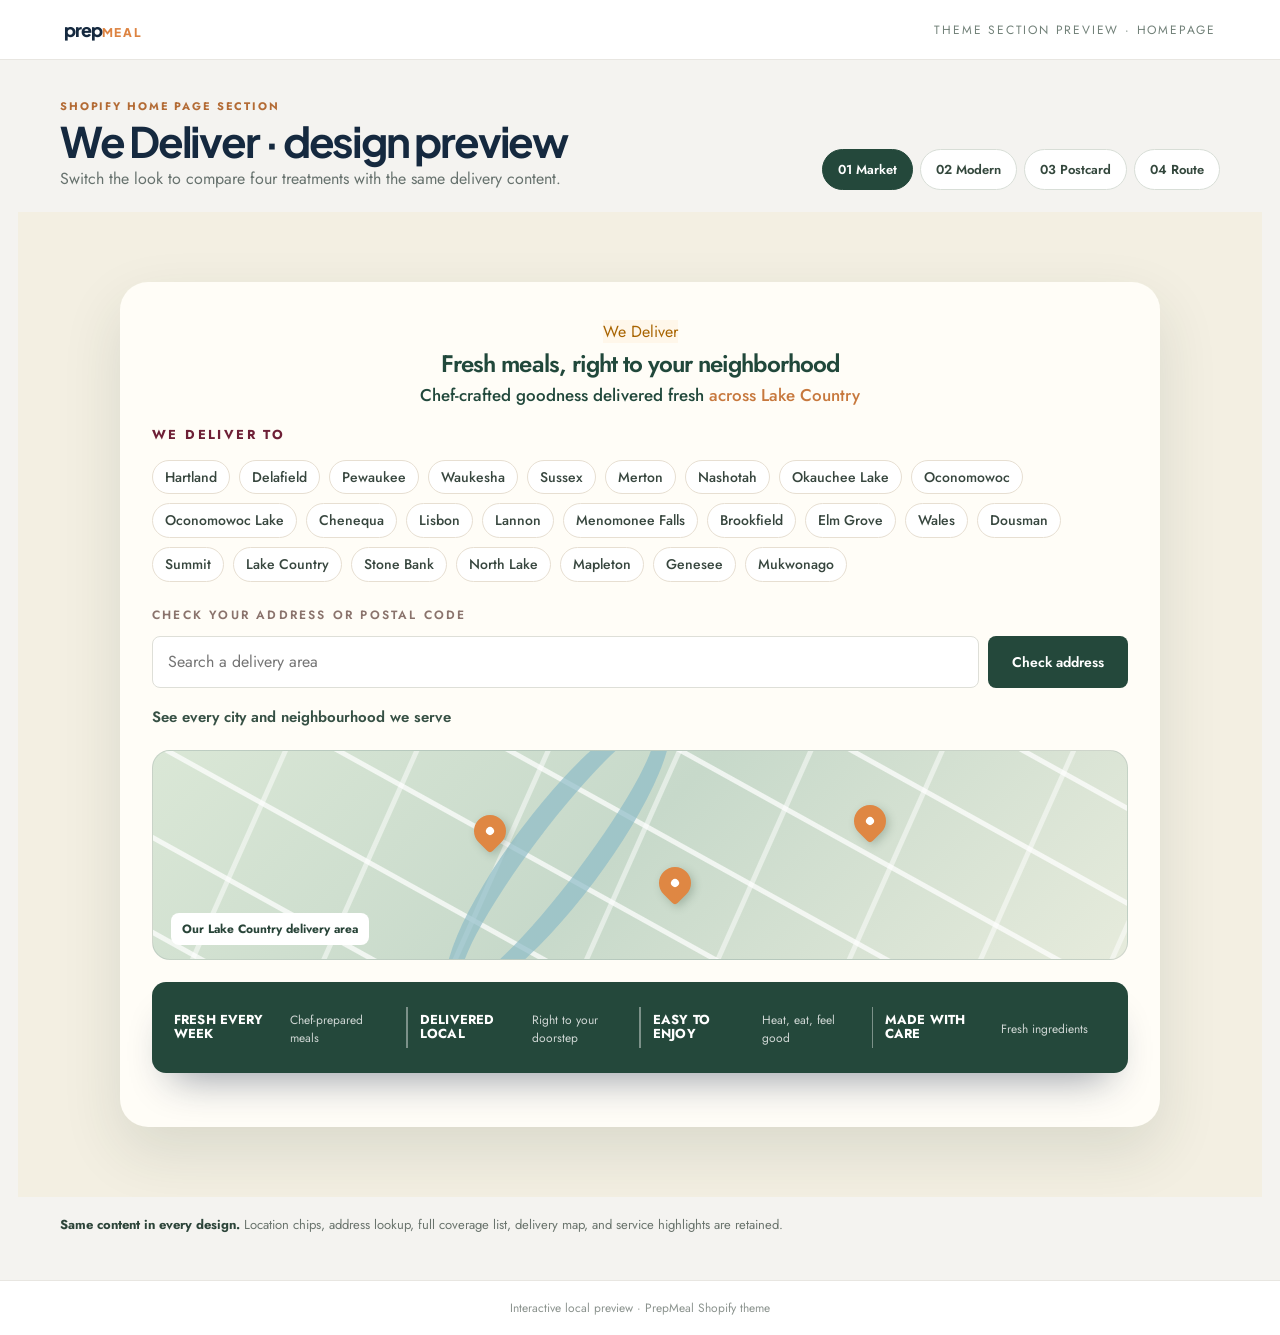
<file: previews/delivery-section-live-preview.html>
<!doctype html>
<html lang="en">
<head>
<meta charset="utf-8"><meta name="viewport" content="width=device-width,initial-scale=1">
<title>PrepMeal · We Deliver section preview</title>
<link rel="preconnect" href="https://fonts.googleapis.com"><link href="https://fonts.googleapis.com/css2?family=Jost:wght@400;500;600;700&family=Plus+Jakarta+Sans:wght@500;600;700;800&display=swap" rel="stylesheet">
<link rel="stylesheet" href="../assets/section-cm-delivery-areas.css">
<style>
*{box-sizing:border-box}body{margin:0;background:#f4f3f0;color:#15293f;font-family:'Jost',sans-serif}.demo-top{display:flex;align-items:center;justify-content:space-between;padding:18px clamp(18px,5vw,72px);background:#fff;border-bottom:1px solid #e8e6e1}.brand{font:800 18px 'Plus Jakarta Sans';letter-spacing:-.06em}.brand b{color:#dd8341}.demo-top span{font-size:12px;letter-spacing:.15em;text-transform:uppercase;color:#718078}.demo-intro{max-width:1200px;margin:38px auto 22px;padding:0 20px;display:flex;align-items:end;justify-content:space-between;gap:24px}.demo-intro h1{margin:4px 0;font:700 clamp(25px,4vw,42px)/1.08 'Plus Jakarta Sans';letter-spacing:-.05em}.demo-intro p{margin:0;color:#67726e}.demo-kicker{color:#b36b35;text-transform:uppercase;letter-spacing:.17em;font-size:11px;font-weight:700}.switcher{display:flex;gap:7px;flex-wrap:wrap}.switcher button{border:1px solid #d8ded7;background:#fff;color:#34483d;border-radius:999px;padding:10px 15px;font:600 13px 'Jost';cursor:pointer;transition:.2s}.switcher button:hover,.switcher button[aria-pressed=true]{background:#24483b;border-color:#24483b;color:#fff}.demo-frame{max-width:1440px;margin:0 auto 60px;padding:0 18px}.demo-frame .da{min-height:680px}.demo-frame .da__card{max-width:1040px;margin:auto}.demo-frame .da__kicker{display:inline-flex}.demo-frame .da__deliver-label{font-weight:700}.demo-frame .da__deliver-pills{display:flex;flex-wrap:wrap;gap:9px;margin:0;padding:0;list-style:none}.demo-frame .da__deliver-pills li{margin:0}.demo-frame .da__zone{display:inline-flex;align-items:center;gap:6px;padding:8px 12px;border:1px solid #e7dfd2;border-radius:999px;background:#fff;color:#37463e;font-size:14px}.demo-frame .da__zone svg{width:15px;height:15px;fill:#d88341}.demo-frame .da__check{max-width:980px;margin:24px auto 12px}.demo-frame .da__check-row{display:flex;gap:9px}.demo-frame .da__check-input{flex:1;border:1px solid #dedfd8;border-radius:8px;background:white;padding:13px 15px;font:inherit}.demo-frame .da__check-btn{border:0;border-radius:8px;background:#24483b;color:#fff;padding:0 24px;font:600 14px 'Jost'}.demo-frame .da__mapwrap{height:210px;position:relative;overflow:hidden;border-radius:18px;background:linear-gradient(135deg,#dae7d6,#c7d9ca 48%,#e6ebdc);margin:22px auto;max-width:980px}.map-grid{position:absolute;inset:-50px;background:repeating-linear-gradient(34deg,transparent 0 38px,rgba(255,255,255,.72) 39px 43px,transparent 44px 83px),repeating-linear-gradient(119deg,transparent 0 55px,rgba(255,255,255,.5) 56px 60px,transparent 61px 120px);transform:rotate(-5deg)}.map-river{position:absolute;left:37%;top:-35%;height:170%;width:90px;border-radius:50%;border:20px solid rgba(140,188,199,.68);transform:rotate(37deg)}.map-pin{position:absolute;display:grid;place-items:center;width:32px;height:32px;border-radius:50% 50% 50% 4px;transform:rotate(-45deg);background:#df8743;color:white;box-shadow:0 4px 9px #38513c44}.map-pin::after{content:'';width:8px;height:8px;border-radius:50%;background:#fff}.map-pin.p1{left:33%;top:31%}.map-pin.p2{left:52%;top:56%}.map-pin.p3{left:72%;top:26%}.map-label{position:absolute;left:18px;bottom:14px;padding:7px 11px;border-radius:8px;background:#fff;color:#284438;font-size:12px;font-weight:700}.demo-frame .da__bar{display:grid;grid-template-columns:repeat(4,1fr);max-width:1040px;padding:18px 22px;border-radius:14px;background:#24483b;color:white;margin:20px auto 0}.demo-frame .da__feat{padding:8px 12px;border-right:1px solid #ffffff33}.demo-frame .da__feat:last-child{border:0}.demo-frame .da__feat-title{font-size:13px}.demo-frame .da__feat-text{font-size:12px;opacity:.78}.demo-frame .da__more{max-width:980px;margin:18px auto}.demo-frame .da__more summary{cursor:pointer;color:#365044;font-weight:600}.demo-frame .da__region-list{padding-top:12px;color:#56645c;line-height:1.8;font-size:14px}.demo-caption{max-width:1200px;margin:-42px auto 46px;padding:0 20px;color:#6a746d;font-size:13px}.demo-caption strong{color:#2d453a}.demo-footer{text-align:center;padding:18px;background:#fff;border-top:1px solid #e8e6e1;color:#8b938e;font-size:12px}
@media(max-width:700px){.demo-intro{align-items:flex-start;flex-direction:column}.demo-frame .da{min-height:0;padding:42px 14px}.demo-frame .da__bar{grid-template-columns:repeat(2,1fr)}.demo-frame .da__feat:nth-child(2){border-right:0}.demo-frame .da__feat{padding:9px}.demo-frame .da__check-row{flex-direction:column}.demo-frame .da__check-btn{padding:12px}.demo-frame .da__mapwrap{height:170px}}
</style></head>
<body>
<header class="demo-top"><div class="brand">prep<span style="color:#dd8341">meal</span></div><span>Theme section preview · Homepage</span></header>
<div class="demo-intro"><div><div class="demo-kicker">Shopify home page section</div><h1>We Deliver · design preview</h1><p>Switch the look to compare four treatments with the same delivery content.</p></div><nav class="switcher" aria-label="Choose delivery design"><button data-design="market" aria-pressed="true">01 Market</button><button data-design="modern" aria-pressed="false">02 Modern</button><button data-design="postcard" aria-pressed="false">03 Postcard</button><button data-design="route" aria-pressed="false">04 Route</button></nav></div>
<main class="demo-frame"><section class="da da--design-market" id="delivery-preview"><div class="da__stage"><div class="da__card"><span class="da__kicker">We Deliver</span><h2 class="da__title">Fresh meals, right to your neighborhood</h2><p class="da__sub"><span>Chef-crafted goodness delivered fresh <em>across Lake Country</em></span></p><div class="da__deliver"><p class="da__deliver-label">We deliver to</p><ul class="da__deliver-pills">
<li><span class="da__zone">Hartland</span></li><li><span class="da__zone">Delafield</span></li><li><span class="da__zone">Pewaukee</span></li><li><span class="da__zone">Waukesha</span></li><li><span class="da__zone">Sussex</span></li><li><span class="da__zone">Merton</span></li><li><span class="da__zone">Nashotah</span></li><li><span class="da__zone">Okauchee Lake</span></li><li><span class="da__zone">Oconomowoc</span></li><li><span class="da__zone">Oconomowoc Lake</span></li><li><span class="da__zone">Chenequa</span></li><li><span class="da__zone">Lisbon</span></li><li><span class="da__zone">Lannon</span></li><li><span class="da__zone">Menomonee Falls</span></li><li><span class="da__zone">Brookfield</span></li><li><span class="da__zone">Elm Grove</span></li><li><span class="da__zone">Wales</span></li><li><span class="da__zone">Dousman</span></li><li><span class="da__zone">Summit</span></li><li><span class="da__zone">Lake Country</span></li><li><span class="da__zone">Stone Bank</span></li><li><span class="da__zone">North Lake</span></li><li><span class="da__zone">Mapleton</span></li><li><span class="da__zone">Genesee</span></li><li><span class="da__zone">Mukwonago</span></li></ul>
<form class="da__check"><label class="da__check-label" for="address">Check your address or postal code</label><div class="da__check-row"><input class="da__check-input" id="address" placeholder="Search a delivery area"><button class="da__check-btn" type="button">Check address</button></div></form>
<details class="da__more"><summary>See every city and neighbourhood we serve</summary><div class="da__region-list">Hartland · Lake Country · Waukesha · Brookfield · Delafield · Pewaukee · Oconomowoc · Sussex · Menomonee Falls · Mukwonago</div></details>
<div class="da__mapwrap" role="img" aria-label="Illustrated map of local delivery areas"><div class="map-grid"></div><div class="map-river"></div><i class="map-pin p1"></i><i class="map-pin p2"></i><i class="map-pin p3"></i><span class="map-label">Our Lake Country delivery area</span></div>
<div class="da__bar"><div class="da__feat"><span class="da__feat-title">Fresh every week</span><span class="da__feat-text">Chef-prepared meals</span></div><div class="da__feat"><span class="da__feat-title">Delivered local</span><span class="da__feat-text">Right to your doorstep</span></div><div class="da__feat"><span class="da__feat-title">Easy to enjoy</span><span class="da__feat-text">Heat, eat, feel good</span></div><div class="da__feat"><span class="da__feat-title">Made with care</span><span class="da__feat-text">Fresh ingredients</span></div></div>
</div></div></section></main>
<div class="demo-caption"><strong>Same content in every design.</strong> Location chips, address lookup, full coverage list, delivery map, and service highlights are retained.</div><footer class="demo-footer">Interactive local preview · PrepMeal Shopify theme</footer>
<script>const section=document.querySelector('#delivery-preview');document.querySelectorAll('[data-design]').forEach(button=>button.addEventListener('click',()=>{section.className='da da--design-'+button.dataset.design;document.querySelectorAll('[data-design]').forEach(item=>item.setAttribute('aria-pressed',String(item===button)));}));</script>
</body></html>
</file>
<file: assets/section-cm-delivery-areas.css>
.da {
  --da-bg: #fbf5e9; --da-card: #fffaf0; --da-navy: #0f1f3d; --da-orange: #f7931e;
  --sw: clamp(860px, calc(100vw - 280px), var(--page-width));
  position: relative; overflow: hidden; isolation: isolate;
  background: var(--da-bg);
  padding: 70px 20px;
  font-family: var(--font-body-family), sans-serif; color: var(--da-navy);
  display: flex; flex-direction: column;
}

/* ---------- plates (above the card, rotating forever) ---------- */
.da .da__corner {
  --pw: clamp(240px, calc(((100vw - 1100px) / 2 + 55px) / .55), 640px);
  position: absolute; z-index: 3; width: var(--pw); aspect-ratio: 1;
  pointer-events: none;
  filter: drop-shadow(0 18px 22px rgba(15, 31, 61, .24));
}
.da .da__corner img { width: 100%; height: 100%; object-fit: contain; display: block; will-change: transform; }
.da .da__corner--tl { top: calc(var(--pw) * -.40); left: calc(var(--pw) * -.58); }
.da .da__corner--tr { top: calc(var(--pw) * -.38); right: calc(var(--pw) * -.58); }
/* Bottom pair is expressed from the pinned collapsed height instead of the
   live section height, so the accordion below cannot push them down. */
.da .da__corner--bl { top: calc(var(--da-sh, 100%) - var(--pw) * .76); left: calc(var(--pw) * -.58); }
.da .da__corner--br { top: calc(var(--da-sh, 100%) - var(--pw) * .68); right: calc(var(--pw) * -.58); }

/* desktop: plates sit in the side gutters like the reference - top pair high, bottom pair low, clear gap between.
   Their vertical offsets are resolved against --da-sh (the collapsed section
   height, pinned by cm-da.js) rather than the live section height, so opening
   the "see every city" accordion can no longer slide the plates downwards.
   --da-sh falls back to 100%, which reproduces the original percentages. */
@media (min-width: 990px) {
  .da .da__corner { --pw: clamp(250px, 27vw, 540px); --gut: calc((100vw - var(--sw)) / 2); --ov: clamp(40px, calc((var(--sw) - 980px) / 2 + 24px), 110px); }
  .da .da__corner--tl { top: calc(var(--da-sh, 100%) * .35 - var(--pw) - 16px); left: calc(var(--gut) + var(--ov) - var(--pw) - 52px); }
  .da .da__corner--tr { top: calc(var(--da-sh, 100%) * .33 - var(--pw) - 16px); right: calc(var(--gut) + var(--ov) - var(--pw) - 52px); }
  .da .da__corner--bl { bottom: auto; top: calc(var(--da-sh, 100%) * .58); left: calc(var(--gut) + var(--ov) - var(--pw) - 62px); }
  .da .da__corner--br { bottom: auto; top: calc(var(--da-sh, 100%) * .60); right: calc(var(--gut) + var(--ov) - var(--pw) - 62px); }
}

/* ---------- stage + card ---------- */
.da .da__stage { position: relative; width: 100%; max-width: var(--sw); margin: 0 auto; }
.da .da__card {
  position: relative; z-index: 0; width: 100%;
  background: var(--da-card);
  border: 1.5px solid var(--da-orange);
  border-radius: 80px;
  padding: 38px 32px; text-align: center;
  box-shadow: 0 30px 60px -30px rgba(15, 31, 61, .25);
}
.da .da__kicker { font-family: var(--font-body-family), sans-serif; color: #a86400; background: #fff7ea; border-color: rgba(247, 147, 30, .55); }
.da .da__kicker::before { content: none; }
.da .da__kicker svg { width: 1.5em; height: 1.5em; flex: 0 0 auto; color: var(--da-orange); }
.da .da__title {
  font-family: var(--font-heading-family), sans-serif; font-weight: 600;
  line-height: 1.05; letter-spacing: -.015em;
  margin: 8px 0 6px; color: var(--da-navy);
  text-wrap: balance;
}
.da .da__sub {
  display: flex; align-items: center; justify-content: center; gap: 14px;
  margin: 0 0 18px; font-size: clamp(14px, 1.5vw, 17px); font-weight: 500;
}
.da .da__sub::before, .da .da__sub::after { content: none; }
.da .da__sub em { font-style: normal; color: var(--da-orange); }

/* ---------- map (replaces the city pill box) ---------- */
.da .da__mapwrap { position: relative; z-index: 1; width: min(980px, 100%); margin: 8px auto 0; border: 1px solid rgba(15, 31, 61, .1); border-radius: 18px; overflow: hidden; background: #fff; box-shadow: 0 8px 24px rgba(15, 31, 61, .06); }
.da .da__map { height: 300px; width: 100%; background: #f4f1ea; }
.da .da__map .leaflet-container { z-index: 0; font-family: inherit; background: #f4f1ea; }
.da .da__map .leaflet-container a { color: var(--da-orange); }
.da .da__legend { display: flex; flex-wrap: wrap; gap: 16px 22px; justify-content: center; padding: 12px 16px; border-top: 1px solid rgba(15, 31, 61, .08); background: #fff; }
.da .da__legend span { display: inline-flex; align-items: center; gap: 8px; font-size: 12px; font-weight: 600; letter-spacing: .08em; text-transform: uppercase; color: var(--da-navy); }
.da .da__dot { width: 10px; height: 10px; border-radius: 50%; flex: none; }
.da .da__dot--hub { background: var(--da-navy); }
.da .da__dot--city { background: var(--da-orange); }
.da .da__dot--ring { background: transparent; border: 2px solid var(--da-orange); }
.da .da__map-fallback { padding: 24px 18px; text-align: center; font-size: 15px; color: #5c675f; }

/* ---------- pills ---------- */
.da .da__deliver { position: relative; z-index: 30; width: min(980px, 100%); margin: 4px auto 16px; text-align: left; color: #5c2433; }
.da .da__deliver-label { margin: 0 0 16px; font-size: 13px; font-weight: 600; letter-spacing: 2.4px; text-transform: uppercase; color: #6e1f36; }
.da .da__deliver-pills { list-style: none; margin: 0; padding: 0; display: flex; flex-wrap: wrap; gap: 10px 12px; }
.da .da__deliver-pills.is-animating { overflow: hidden; }
.da .da__deliver-pills > li.is-extra { display: none; }
.da .da__places-more { display: flex; }
.da .da__places-more[hidden] { display: none; }
.da .da__places-btn { display: inline-flex; align-items: center; gap: 6px; padding: 7px 13px; border-radius: 999px; border: 1px dashed #d9bfb6; background: #fbf5f2; color: #6e1f36; font: inherit; font-size: 14px; font-weight: 600; line-height: 1.2; white-space: nowrap; cursor: pointer; transition: background .25s ease, border-color .25s ease, color .25s ease; }
.da .da__places-btn:hover { background: #f6ebe6; border-color: #6e1f36; }
.da .da__places-btn:focus-visible { outline: 2px solid #6e1f36; outline-offset: 2px; }
.da .da__places-count { color: #8a736c; }
.da .da__places-btn svg { width: 11px; height: 11px; flex: none; fill: none; stroke: currentColor; stroke-width: 2.6; stroke-linecap: round; transition: transform .35s cubic-bezier(.22,.7,.2,1); }
.da .da__places-btn[aria-expanded="true"] svg { transform: rotate(45deg); }
.da .da__zone { display: inline-flex; align-items: center; gap: 6px; padding: 7px 14px; border-radius: 999px; background: #fff; border: 1px solid #eadfd8; color: #4d3d42; font-size: 14px; font-weight: 500; line-height: 1.2; }
.da .da__zone svg { width: 12px; height: 12px; flex: none; fill: #6e1f36; transform-origin: 50% 100%; }
.da .da__zone:hover svg { animation: da-pin .6s ease; }
.da .da__check { margin-top: 12px; padding-top: 0; border-top: 0; }
.da .da__check-label { display: block; margin-bottom: 12px; font-size: 12px; font-weight: 600; letter-spacing: 2.2px; text-transform: uppercase; color: #8a736c; }
.da .da__check-row { display: flex; gap: 10px; align-items: stretch; }
.da .da__check-field { position: relative; flex: 1; min-width: 0; }
.da .da__check-input { box-sizing: border-box; width: 100%; height: 52px; min-height: 52px; border: 0; border-radius: 4px; background: #f6ebe6; color: #2a1a1f; font: inherit; font-size: 15px; line-height: 20px; padding: 0 16px; }
.da .da__suggest { position: absolute; z-index: 40; left: 0; right: 0; top: calc(100% + 6px); margin: 0; padding: 6px; list-style: none; max-height: 240px; overflow-y: auto; background: #fff; border: 1px solid #eadfd8; border-radius: 8px; box-shadow: 0 16px 36px rgba(42, 26, 31, .12); }
.da .da__suggest button { width: 100%; display: flex; align-items: center; gap: 8px; padding: 10px 12px; border: 0; border-radius: 6px; background: transparent; color: #2a1a1f; font: inherit; font-size: 15px; text-align: left; cursor: pointer; }
.da .da__suggest button:hover, .da .da__suggest button.is-active { background: #f6ebe6; }
.da .da__suggest button svg { width: 12px; height: 12px; flex: none; fill: #6e1f36; }
.da .da__check-input:focus { outline: 2px solid #6e1f36; outline-offset: 1px; }
.da .da__check-btn { display: inline-flex; flex: none; align-items: center; justify-content: center; box-sizing: border-box; height: 52px; min-height: 52px; border: 0; border-radius: 4px; background: #6e1f36; color: #fff; font: inherit; font-size: 15px; font-weight: 600; line-height: 20px; padding: 0 28px; cursor: pointer; }
.da .da__check-btn:hover { background: #521627; }
.da .da__check-btn:disabled { opacity: .6; cursor: wait; }
.da .da__check-result { margin-top: 14px; padding: 14px 16px; border-radius: 4px; border-left: 4px solid #6e1f36; background: #f8f1ee; font-size: 14px; line-height: 1.55; color: #4d3d42; }
.da .da__check-result strong { display: block; margin-bottom: 4px; color: #2a1a1f; font-size: 16px; }
.da .da__check-result.is-miss { border-left-color: #8a736c; background: #f7f3f1; }
.da .da__more { margin-top: 18px; padding-top: 0; border-top: 0; }
.da .da__more summary { display: flex; align-items: center; justify-content: space-between; gap: 12px; cursor: pointer; list-style: none; color: #6e1f36; font-size: 15px; }
.da .da__more summary::-webkit-details-marker { display: none; }
.da .da__more-plus { width: 28px; height: 28px; border-radius: 50%; display: grid; place-items: center; background: #f6ebe6; border: 1px solid #eadfd8; color: #6e1f36; transition: background .3s ease, border-color .3s ease, color .3s ease, transform .35s cubic-bezier(.22,.7,.2,1); }
.da .da__more-plus svg { width: 14px; height: 14px; display: block; fill: none; stroke: currentColor; stroke-width: 2; stroke-linecap: round; transition: transform .35s cubic-bezier(.22,.7,.2,1); }
.da .da__more[open] .da__more-plus { background: #6e1f36; border-color: #6e1f36; color: #fff; }
.da .da__more[open] .da__more-plus svg { transform: rotate(45deg); transform-origin: center; }
.da .da__more summary:hover .da__more-plus { background: #efdcd4; border-color: #dcc4ba; }
.da .da__more[open] summary:hover .da__more-plus { background: #521627; border-color: #521627; }
.da .da__more-body { padding-top: 0; overflow: hidden; }
.da .da__more-inner { padding-top: 16px; }
/* While the height animation runs the panel is clipped; once it finishes the
   class is dropped so nothing is hidden and find-in-page can still scroll. */
.da .da__more.is-animating .da__more-body { will-change: height; }
.da .da__more-inner .da__region:last-of-type { margin-bottom: 0; }
.da .da__more-inner .da__more-note { margin-bottom: 0; }
.da .da__region { margin-bottom: 16px; }
.da .da__region h5 { margin: 0 0 6px; font-family: var(--font-heading-family), sans-serif; font-size: 12px; font-weight: 600; letter-spacing: 2px; text-transform: uppercase; color: #6e1f36; }
.da .da__region p, .da .da__more-note { margin: 0; font-size: 14px; line-height: 1.7; color: #4d3d42; }
.da .da__coverage-list { display: flex; flex-wrap: wrap; gap: 8px; margin: 12px 0 0; padding: 0; list-style: none; }
.da .da__coverage-list li { padding: 6px 11px; border: 1px solid #eadfd8; border-radius: 999px; background: #fff; color: #4d3d42; font-size: 13px; line-height: 1.4; }
.da .da__more-note { margin-top: 16px; padding-top: 14px; border-top: 1px solid #eadfd8; color: #8a736c; }

/* Four alternate art directions. All presets keep the same area list, address
   checker, full coverage details, map, and delivery feature content. */
.da--design-market { --da-bg: #f3efe2; --da-card: #fffdf7; --da-navy: #21483b; --da-orange: #c7783d; }
.da--design-market .da__card { border: 0; border-radius: 28px; box-shadow: 0 24px 60px rgba(34, 60, 45, .12); }
.da--design-market .da__corner { opacity: .55; filter: saturate(.72); }
.da--design-market .da__mapwrap { border-radius: 8px; box-shadow: none; }
.da--design-market .da__bar { border-radius: 10px; background: #21483b; }
.da--design-market .da__title { letter-spacing: -.04em; }

.da--design-modern { --da-bg: #102a2b; --da-card: #f7f8f3; --da-navy: #173c3a; --da-orange: #db8a49; color: #173c3a; }
.da--design-modern .da__card { border: 0; border-radius: 20px; padding: clamp(28px, 5vw, 64px); text-align: left; box-shadow: 0 24px 70px rgba(0, 0, 0, .22); }
.da--design-modern .da__card { display: grid; grid-template-columns: minmax(0, .95fr) minmax(360px, 1.05fr); column-gap: clamp(24px, 4vw, 54px); align-items: start; }
.da--design-modern .da__kicker, .da--design-modern .da__title, .da--design-modern .da__sub, .da--design-modern .da__cta, .da--design-modern .da__deliver { grid-column: 1; }
.da--design-modern .da__mapwrap { grid-column: 2; grid-row: 1 / span 5; align-self: stretch; width: 100%; min-height: 460px; margin: 0; }
.da--design-modern .da__map { height: 460px; }
.da--design-modern .da__kicker { border-radius: 5px; text-transform: uppercase; letter-spacing: .16em; }
.da--design-modern .da__sub { justify-content: flex-start; }
.da--design-modern .da__deliver { margin-left: 0; margin-right: 0; }
.da--design-modern .da__deliver-label { color: #173c3a; }
.da--design-modern .da__mapwrap { width: 100%; margin-top: 24px; border-radius: 14px; }
.da--design-modern .da__map { height: 360px; }
.da--design-modern .da__bar { width: 100%; max-width: min(calc(var(--sw) - 80px), 1200px); border-radius: 14px; background: #db8a49; color: #172d2d; }
.da--design-modern .da__corner { opacity: .18; }

.da--design-postcard { --da-bg: #f6e6df; --da-card: #fff9f4; --da-navy: #663d46; --da-orange: #d77962; }
.da--design-postcard .da__card { display: grid; grid-template-columns: minmax(0, 1fr) minmax(0, 1fr); gap: 0 18px; border: 2px dashed rgba(102, 61, 70, .38); border-radius: 42px 12px 42px 12px; box-shadow: 9px 10px 0 rgba(102, 61, 70, .08); text-align: center; }
.da--design-postcard .da__kicker, .da--design-postcard .da__title, .da--design-postcard .da__sub { grid-column: 1 / -1; }
.da--design-postcard .da__deliver { grid-column: 1 / -1; margin: 4px 0 0; }
.da--design-postcard .da__mapwrap { grid-column: 1 / -1; width: 100%; min-height: 250px; margin: 20px 0 0; }
.da--design-postcard .da__map { height: 250px; }
.da--design-postcard .da__cta { grid-column: 1 / -1; justify-self: center; }
.da--design-postcard .da__corner { opacity: .38; filter: saturate(.65); }
.da--design-postcard .da__kicker { background: #f8e7df; border-color: #e7b7a8; color: #663d46; }
.da--design-postcard .da__mapwrap { border-radius: 28px; border: 3px solid #fff; box-shadow: 0 8px 24px rgba(102, 61, 70, .12); }
.da--design-postcard .da__bar { background: #663d46; border-radius: 16px 4px 16px 4px; }

.da--design-route { --da-bg: #e9f0e8; --da-card: #fbfdf8; --da-navy: #25483c; --da-orange: #e28a3c; }
.da--design-route .da__card { display: grid; grid-template-columns: minmax(0, .95fr) minmax(0, 1.05fr); gap: 0 clamp(22px, 4vw, 50px); align-items: start; border: 1px solid #b9cbbb; border-radius: 24px; box-shadow: 0 20px 50px rgba(37, 72, 60, .12); background-image: linear-gradient(90deg, transparent 0 64px, rgba(70, 125, 91, .07) 65px 66px, transparent 67px); }
.da--design-route .da__mapwrap { grid-column: 1; grid-row: 1 / span 5; align-self: stretch; width: 100%; min-height: 440px; margin: 0; }
.da--design-route .da__map { height: 440px; }
.da--design-route .da__kicker, .da--design-route .da__title, .da--design-route .da__sub { grid-column: 2; text-align: left; margin-left: 0; }
.da--design-route .da__kicker { position: relative; justify-self: start; }
.da--design-route .da__title { max-width: 700px; }
.da--design-route .da__sub { justify-content: flex-start; }
.da--design-route .da__deliver { grid-column: 2; max-width: none; padding: 18px 22px; margin: 10px 0 0; border: 1px solid #d5e2d4; border-radius: 16px; background: #f3f8f0; }
.da--design-route .da__deliver-pills { gap: 9px; }
.da--design-route .da__zone { border: 1px solid #d5e2d4; background: #eff5ed; color: #25483c; }
.da--design-route .da__mapwrap { border: 2px solid #d7e3d5; border-radius: 24px; }
.da--design-route .da__map { background-color: #edf4e9; }
.da--design-route .da__bar { background: #25483c; border-radius: 18px; }
.da--design-route .da__deco--brush-l, .da--design-route .da__deco--brush-r { opacity: .48; }

@media (max-width: 749px) {
  .da--design-modern .da__card, .da--design-postcard .da__card, .da--design-route .da__card { display: block; text-align: center; padding: 28px 18px; }
  .da--design-modern .da__sub { justify-content: center; }
  .da--design-modern .da__deliver { margin-left: auto; margin-right: auto; }
  .da--design-modern .da__mapwrap, .da--design-postcard .da__mapwrap, .da--design-route .da__mapwrap { min-height: 0; margin: 20px auto 0; }
  .da--design-modern .da__map, .da--design-postcard .da__map, .da--design-route .da__map { height: 280px; }
  .da--design-route .da__kicker, .da--design-route .da__title, .da--design-route .da__sub { margin-left: 0; text-align: center; }
  .da--design-route .da__sub { justify-content: center; }
  .da--design-route .da__deliver { padding: 14px; }
  .da--design-modern .da__map { height: 260px; }
}

.da .da__areas { list-style: none; margin: 0 auto; padding: 0; display: flex; flex-wrap: wrap; justify-content: center; gap: 14px 16px; max-width: 980px; }
.da .da__pill {
  display: inline-flex; align-items: center; gap: 12px; background: #fff;
  border: 1px solid rgba(15, 31, 61, .08); border-radius: 999px;
  padding: 11px 24px 11px 20px; font-size: 15px; font-weight: 500; line-height: 1.2;
  box-shadow: 0 4px 12px rgba(15, 31, 61, .08);
  transition: transform .3s cubic-bezier(.34, 1.56, .64, 1), box-shadow .3s ease, border-color .3s ease;
}
.da .da__pill svg { width: 16px; height: 20px; flex: none; fill: var(--da-orange); transform-origin: 50% 100%; }
.da .da__pill:hover { transform: translateY(-4px) scale(1.04); border-color: var(--da-orange); box-shadow: 0 12px 22px rgba(247, 147, 30, .25); }
.da .da__pill:hover svg { animation: da-pin .6s ease; }

/* ---------- CTA ---------- */
.da .da__cta {
  display: none !important;
  position: relative; align-items: center; gap: 22px; margin-top: 34px;
  padding: 8px 8px 8px 48px;
  background: linear-gradient(180deg, #fbab3a, var(--da-orange)); color: #fff;
  border-radius: 999px; font-weight: 600; font-size: 18px; letter-spacing: .02em; text-decoration: none;
  box-shadow: 0 10px 22px rgba(247, 147, 30, .38);
  transition: transform .3s cubic-bezier(.34, 1.56, .64, 1), box-shadow .3s ease;
}
.da .da__cta::after { content: ""; position: absolute; inset: 0; border-radius: inherit; pointer-events: none; }
.da .da__cta:hover { transform: translateY(-3px) scale(1.04); box-shadow: 0 16px 30px rgba(247, 147, 30, .5); }
.da .da__cta:focus-visible { outline: 3px solid var(--da-navy); outline-offset: 3px; }
.da .da__cta-icon { width: 46px; height: 46px; border-radius: 50%; background: #fff; display: grid; place-items: center; transition: transform .3s ease; }
.da .da__cta:hover .da__cta-icon { transform: rotate(45deg); }
.da .da__cta-icon svg { width: 20px; height: 20px; stroke: var(--da-orange); fill: none; stroke-width: 2.5; stroke-linecap: round; stroke-linejoin: round; }

/* ---------- decorations ---------- */
.da .da__deco, .da .da__leaf { position: absolute; pointer-events: none; }
.da .da__deco img, .da .da__leaf img { width: 100%; height: auto; display: block; }
.da .da__deco { z-index: -1; }
.da .da__deco--brush-l { top: 6px; left: -30px; width: 200px; opacity: .9; }
.da .da__deco--brush-r { bottom: 14px; right: -26px; width: 180px; opacity: .9; scale: -1 1; }
.da .da__deco--dots { z-index: 4; top: -64px; left: 175px; width: 105px; }
.da .da__leaf img { filter: drop-shadow(0 4px 6px rgba(15, 31, 61, .2)); transform-origin: 50% 100%; }
.da .da__leaf--top { z-index: 4; top: -58px; left: 66%; width: 54px; rotate: 8deg; }
.da .da__leaf--right { z-index: 4; top: 170px; right: -74px; width: 72px; rotate: -6deg; }
.da .da__leaf--tr { z-index: -1; top: 40px; right: 54px; width: 54px; }
.da .da__leaf--bl { z-index: -1; bottom: 34px; left: 70px; width: 100px; }

/* ---------- feature bar ---------- */
.da .da__bar {
  position: relative; z-index: 4; width: 100%; max-width: min(calc(var(--sw) - 80px), 1200px); margin: 28px auto 0;
  padding: 30px 56px; background: var(--da-navy); color: #fff; border-radius: 24px;
  display: grid; grid-template-columns: repeat(4, 1fr); align-items: center;
  box-shadow: 0 24px 40px -20px rgba(15, 31, 61, .45);
}
.da .da__feat { display: flex; align-items: center; gap: 12px; padding: 0 16px; border-left: 1px solid; border-image: linear-gradient(transparent 14%, rgba(255, 255, 255, .4) 14% 86%, transparent 86%) 1; }
.da .da__feat:first-child { border-left: 0; padding-left: 0; }
.da .da__feat-icon { width: 52px; height: 52px; flex: none; transition: transform .35s cubic-bezier(.34, 1.56, .64, 1); }
.da .da__feat:hover .da__feat-icon { transform: translateY(-4px) scale(1.12); }
.da .da__feat-icon svg { width: 100%; height: 100%; fill: none; stroke-linecap: round; stroke-linejoin: round; filter: drop-shadow(0 0 7px rgba(247, 147, 30, .55)); }
.da .da__feat-icon .o { stroke: var(--da-orange); }
.da .da__feat-icon .w { stroke: #fff; }
.da .da__feat-icon .fo { fill: var(--da-orange); }
.da .da__feat-title { display: block; font-weight: 700; font-size: 16px; line-height: 1.15; letter-spacing: .01em; max-width: 8em; text-transform: uppercase; }
.da .da__feat-text { display: block; font-size: 12px; opacity: 1; margin-top: 3px; }

/* ================= ANIMATION ================= */
@keyframes da-spin { to { transform: rotate(360deg); } }
@keyframes da-in-tl { from { opacity: 0; transform: translate(-35%, -35%) scale(.6) rotate(-30deg); } }
@keyframes da-in-tr { from { opacity: 0; transform: translate(35%, -35%) scale(.6) rotate(30deg); } }
@keyframes da-in-bl { from { opacity: 0; transform: translate(-35%, 35%) scale(.6) rotate(30deg); } }
@keyframes da-in-br { from { opacity: 0; transform: translate(35%, 35%) scale(.6) rotate(-30deg); } }
@keyframes da-card { from { opacity: 0; transform: translateY(50px) scale(.95); } }
@keyframes da-rise { from { opacity: 0; transform: translateY(24px); } }
@keyframes da-pop { from { opacity: 0; transform: translateY(16px) scale(.88); } }
@keyframes da-title { from { opacity: 0; transform: translateY(30px) scale(.97); filter: blur(10px); letter-spacing: .07em; } }
@keyframes da-truck { from { opacity: 0; transform: translateX(-46px); } }
@keyframes da-reveal { from { opacity: 0; clip-path: inset(0 100% 0 0); } to { opacity: .9; clip-path: inset(0 0 0 0); } }
@keyframes da-fade { from { opacity: 0; } }
@keyframes da-leaf-in { from { opacity: 0; transform: translateY(-20px) scale(.5); } }
@keyframes da-sway { 0%, 100% { transform: rotate(-6deg); } 50% { transform: rotate(7deg) translateY(-4px); } }
@keyframes da-float { 0%, 100% { transform: translateY(0); } 50% { transform: translateY(-9px); } }
@keyframes da-dots { 0%, 100% { opacity: .55; } 50% { opacity: 1; } }
@keyframes da-brush { 0%, 100% { transform: translate(0, 0); } 50% { transform: translate(6px, -5px); } }
@keyframes da-ring { 0% { box-shadow: 0 0 0 0 rgba(247, 147, 30, .55); } 70%, 100% { box-shadow: 0 0 0 20px rgba(247, 147, 30, 0); } }
@keyframes da-nudge { 0%, 100% { transform: translate(0, 0); } 50% { transform: translate(2px, -2px); } }
@keyframes da-truck-idle { 0%, 100% { transform: translateY(0); } 50% { transform: translateY(-2px); } }
@keyframes da-pin { 0%, 100% { transform: translateY(0); } 40% { transform: translateY(-7px) scaleY(1.1); } 70% { transform: translateY(0) scaleY(.9); } }
@keyframes da-bar { from { opacity: 0; transform: translateY(46px) scale(.96); } }
@keyframes da-glow { 0%, 100% { filter: drop-shadow(0 0 4px rgba(247, 147, 30, .3)); } 50% { filter: drop-shadow(0 0 11px rgba(247, 147, 30, .85)); } }

/* hidden until the section scrolls into view (only when JS is on) */
.da.da--js:not(.da--ready) :is(.da__card, .da__corner, .da__bar, .da__deco, .da__leaf) { opacity: 0; }

/* plates: fly in, then rotate forever (alternating directions and speeds) */
.da.da--ready .da__corner--tl { animation: da-in-tl 1.3s cubic-bezier(.16, 1, .3, 1) .1s backwards; }
.da.da--ready .da__corner--tr { animation: da-in-tr 1.3s cubic-bezier(.16, 1, .3, 1) .25s backwards; }
.da.da--ready .da__corner--bl { animation: da-in-bl 1.3s cubic-bezier(.16, 1, .3, 1) .4s backwards; }
.da.da--ready .da__corner--br { animation: da-in-br 1.3s cubic-bezier(.16, 1, .3, 1) .55s backwards; }
.da.da--ready .da__corner img { animation: da-spin 60s linear infinite; }
.da.da--ready .da__corner--tl img { animation-duration: 70s; }
.da.da--ready .da__corner--tr img { animation-duration: 55s; animation-direction: reverse; }
.da.da--ready .da__corner--bl img { animation-duration: 62s; animation-direction: reverse; }
.da.da--ready .da__corner--br img { animation-duration: 76s; }

/* card and content */
.da.da--ready .da__card { animation: da-card 1s cubic-bezier(.16, 1, .3, 1) .2s backwards; }
.da.da--ready .da__kicker { animation: da-rise .8s cubic-bezier(.16, 1, .3, 1) .55s backwards; }
.da.da--ready .da__kicker svg { animation: da-truck 1s cubic-bezier(.16, 1, .3, 1) .7s backwards, da-truck-idle 1.6s ease-in-out 1.8s infinite; }
.da.da--ready .da__title { animation: da-title 1s cubic-bezier(.16, 1, .3, 1) .7s backwards; }
.da.da--ready .da__sub { animation: da-rise .8s cubic-bezier(.16, 1, .3, 1) .95s backwards; }
.da.da--ready .da__pill { animation: da-pop .7s cubic-bezier(.34, 1.56, .64, 1) calc(1.1s + var(--i, 0) * 45ms) backwards; }
.da.da--ready .da__cta { animation: da-pop .8s cubic-bezier(.34, 1.56, .64, 1) 2.2s backwards; }
.da.da--ready .da__cta::after { animation: da-ring 2.4s ease-out 3.2s infinite; }
.da.da--ready .da__cta-icon svg { animation: da-nudge 1.6s ease-in-out 3s infinite; }

/* decorations: brush draws in then drifts, leaves grow then sway, dots pulse */
.da.da--ready .da__deco--brush-l { animation: da-reveal 1.1s cubic-bezier(.65, 0, .35, 1) 1s backwards; }
.da.da--ready .da__deco--brush-r { animation: da-reveal 1.1s cubic-bezier(.65, 0, .35, 1) 2s backwards; }
.da.da--ready .da__deco--brush-l img { animation: da-brush 7s ease-in-out 2.2s infinite; }
.da.da--ready .da__deco--brush-r img { animation: da-brush 8s ease-in-out 3s infinite reverse; }
.da.da--ready .da__deco--dots { animation: da-fade 1s ease 1.2s backwards; }
.da.da--ready .da__deco--dots img { animation: da-dots 3.6s ease-in-out 2.2s infinite; }
.da.da--ready .da__leaf { animation: da-leaf-in .9s cubic-bezier(.34, 1.56, .64, 1) backwards; }
.da.da--ready .da__leaf img { animation: da-sway 5s ease-in-out infinite; }
.da.da--ready .da__leaf--top { animation-delay: 1.4s; }
.da.da--ready .da__leaf--right { animation-delay: 1.7s; }
.da.da--ready .da__leaf--tr { animation-delay: 1.9s; }
.da.da--ready .da__leaf--bl { animation-delay: 2.1s; }
.da.da--ready .da__leaf--top img { animation-duration: 4.6s; }
.da.da--ready .da__leaf--right img { animation-duration: 5.6s; animation-delay: -1.2s; }
.da.da--ready .da__leaf--tr img { animation-duration: 4.2s; animation-delay: -2s; }
.da.da--ready .da__leaf--bl img { animation: da-float 5.2s ease-in-out infinite; }

/* feature bar */
.da.da--ready .da__bar { animation: da-bar 1s cubic-bezier(.16, 1, .3, 1) 2s backwards; }
.da.da--ready .da__feat { animation: da-rise .7s cubic-bezier(.16, 1, .3, 1) backwards; }
.da.da--ready .da__feat:nth-child(1) { animation-delay: 2.5s; }
.da.da--ready .da__feat:nth-child(2) { animation-delay: 2.65s; }
.da.da--ready .da__feat:nth-child(3) { animation-delay: 2.8s; }
.da.da--ready .da__feat:nth-child(4) { animation-delay: 2.95s; }
.da.da--ready .da__feat-icon svg { animation: da-glow 3s ease-in-out infinite; }
.da.da--ready .da__feat:nth-child(2) .da__feat-icon svg { animation-delay: .5s; }
.da.da--ready .da__feat:nth-child(3) .da__feat-icon svg { animation-delay: 1s; }
.da.da--ready .da__feat:nth-child(4) .da__feat-icon svg { animation-delay: 1.5s; }

/* ================= RESPONSIVE ================= */
@media (max-width: 1199px) {
  .da .da__bar { padding: 28px 36px; }
  .da .da__feat { padding: 0 12px; }
  .da .da__feat-icon { width: 44px; height: 44px; }
  .da .da__leaf--right { display: none; }
}
@media (max-width: 989px) {
  .da { --sw: 100%; padding-left: 16px; padding-right: 16px; }
  .da .da__corner { --pw: 190px; }
  .da .da__card { padding: 34px 24px; border-radius: 64px; }
  .da .da__bar { grid-template-columns: repeat(2, 1fr); gap: 24px 0; padding: 34px 28px; }
  .da .da__feat:nth-child(odd) { border-left: 0; padding-left: 0; }
  .da .da__feat:nth-child(even) { padding-left: 20px; }
  .da .da__deco--dots { display: none; }
  .da .da__deco--brush-l { width: 140px; left: -24px; }
  .da .da__deco--brush-r { width: 130px; right: -20px; }
  .da .da__leaf--bl { width: 74px; left: 48px; }
}
@media (max-width: 749px) {
  .da { padding: 70px 12px; }
  .da .da__corner { --pw: 130px; }
  .da .da__stage { margin-top: 36px; }
  .da .da__card { padding: 26px 14px; border-radius: 44px; }
  .da .da__kicker svg { width: 1.35em; height: 1.35em; }
  .da .da__title { font-size: 30px; margin: 6px 0 6px; }
  .da .da__sub { margin-bottom: 18px; gap: 8px; }
  .da .da__sub span { min-width: 0; }
  .da .da__areas { gap: 8px; }
  .da .da__deliver-label, .da .da__check-label { letter-spacing: 1.2px; }
  .da .da__deliver-pills { gap: 8px; }
  .da .da__zone { font-size: 13px; padding: 6px 12px; }
  .da .da__places-btn { font-size: 13px; padding: 6px 12px; gap: 6px; }
  .da .da__map { height: 280px; }
  .da .da__legend { gap: 8px 14px; padding: 10px 12px; }
  .da .da__legend span { letter-spacing: .04em; font-size: 11px; }
  .da .da__check-row { flex-direction: column; align-items: stretch; }
  .da .da__check-btn { width: 100%; }
  .da .da__suggest { max-height: 180px; }
  .da .da__more summary { font-size: 14px; align-items: flex-start; }
  .da .da__more-plus { flex: none; }
  .da .da__pill { font-size: 12.5px; padding: 8px 14px 8px 11px; gap: 7px; }
  .da .da__pill svg { width: 12px; height: 16px; }
  .da .da__cta { font-size: 15px; gap: 16px; padding: 6px 6px 6px 30px; margin-top: 26px; }
  .da .da__cta-icon { width: 40px; height: 40px; }
  .da .da__bar { margin-top: 20px; padding: 28px 22px; gap: 22px 0; }
  .da .da__feat, .da .da__feat:nth-child(even), .da .da__feat:nth-child(odd) { flex-direction: column; text-align: center; gap: 8px; padding: 0 8px; }
  .da .da__feat-icon { width: 40px; height: 40px; }
  .da .da__feat-title { font-size: 12.5px; }
  .da .da__feat-text { font-size: 11px; }
  .da .da__deco--brush-l { width: 100px; top: 4px; left: -16px; }
  .da .da__deco--brush-r { width: 96px; bottom: 8px; right: -12px; }
  .da .da__leaf--top { top: -44px; width: 38px; }
  .da .da__leaf--tr { top: 22px; right: 26px; width: 38px; }
  .da .da__leaf--bl { width: 56px; left: 22px; bottom: 20px; }
}
@media (max-width: 389px) {
  .da .da__corner { --pw: 104px; }
  .da .da__pill { font-size: 11.5px; padding: 7px 11px 7px 9px; }
  .da .da__sub { font-size: 12.5px; }
  .da .da__bar { padding: 26px 10px; }
}
@media (prefers-reduced-motion: reduce) {
  .da *, .da *::before, .da *::after { animation: none !important; transition: none !important; }
  .da.da--js:not(.da--ready) :is(.da__card, .da__corner, .da__bar, .da__deco, .da__leaf) { opacity: 1; }
}
</file>
